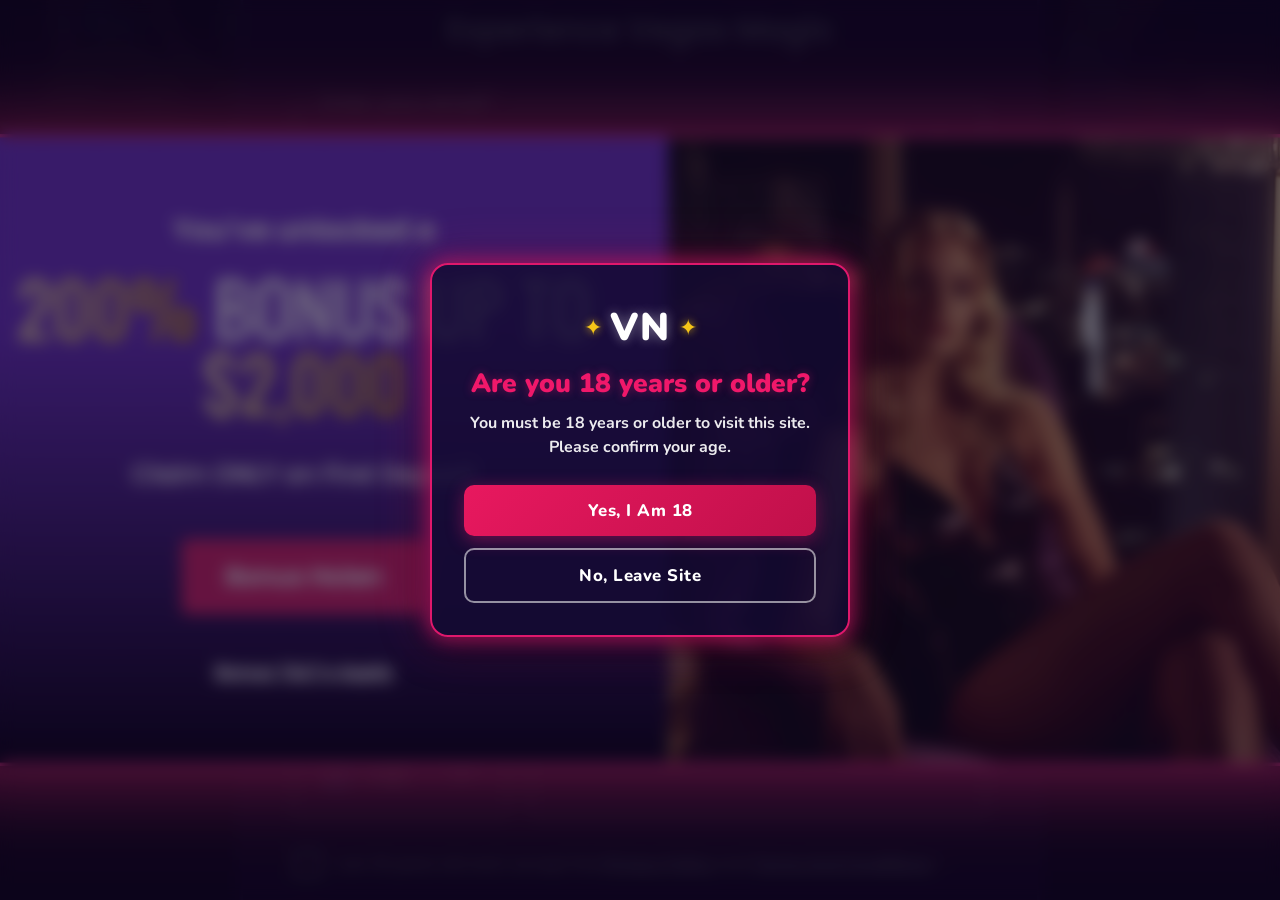
<file: index.html>
<!DOCTYPE html>
<html lang="en">
<head>
<meta charset="UTF-8">
<meta name="viewport" content="width=device-width, initial-scale=1.0">
<title>Age Verification</title>
<link href="https://fonts.googleapis.com/css2?family=Nunito:wght@700;800;900&display=swap" rel="stylesheet">
<style>
  *, *::before, *::after { margin: 0; padding: 0; box-sizing: border-box; }

  body, html {
    height: 100%;
    font-family: 'Nunito', Arial, sans-serif;
  }

  body {
    background: url('./vegasscreen.png') no-repeat top center;
    background-size: cover;
    background-attachment: fixed;
    min-height: 100vh;
    display: flex;
    align-items: center;
    justify-content: center;
  }

  /* Dark blurred overlay */
  body::before {
    content: '';
    position: fixed;
    inset: 0;
    background: rgba(10, 0, 30, 0.55);
    backdrop-filter: blur(8px);
    -webkit-backdrop-filter: blur(8px);
    z-index: 1;
  }

  /* ===== POPUP ===== */
  .age-verification-container {
    position: relative;
    z-index: 2;
    width: 90%;
    max-width: 420px;
    padding: 36px 32px 32px;

    /* Dark semi-transparent bg like screenshot */
    background: rgba(20, 10, 50, 0.82);
    border-radius: 18px;

    /* Neon pink border glow */
    border: 2px solid #e0186c;
    box-shadow:
      0 0 18px 4px rgba(224, 24, 108, 0.55),
      0 0 50px 8px rgba(224, 24, 108, 0.2),
      0 8px 40px rgba(0,0,0,0.5);

    text-align: center;
    animation: popIn 0.4s cubic-bezier(0.34,1.56,0.64,1) both;
  }

  @keyframes popIn {
    from { opacity: 0; transform: scale(0.85); }
    to   { opacity: 1; transform: scale(1); }
  }

  /* ===== LOGO ===== */
  .logo {
    display: flex;
    align-items: center;
    justify-content: center;
    gap: 8px;
    margin-bottom: 14px;
  }

  .logo-text {
    font-size: 2.4rem;
    font-weight: 900;
    color: #fff;
    letter-spacing: 2px;
    text-shadow: 0 0 12px rgba(255,255,255,0.4);
  }

  .star {
    color: #f5c518;
    font-size: 1.4rem;
    text-shadow: 0 0 8px rgba(245, 197, 24, 0.8);
    animation: twinkle 2s ease-in-out infinite alternate;
  }

  @keyframes twinkle {
    from { opacity: 0.7; transform: scale(0.95); }
    to   { opacity: 1;   transform: scale(1.1); }
  }

  /* ===== HEADING ===== */
  .content h1 {
    font-size: 1.65rem;
    font-weight: 900;
    color: #f0186a;
    margin-bottom: 12px;
    line-height: 1.2;
    text-shadow: 0 0 10px rgba(240, 24, 106, 0.4);
  }

  .content p {
    font-size: 1rem;
    font-weight: 700;
    color: #fff;
    margin-bottom: 26px;
    line-height: 1.5;
    opacity: 0.92;
  }

  /* ===== BUTTONS ===== */
  .buttons {
    display: flex;
    flex-direction: column;
    gap: 12px;
  }

  .btn {
    display: block;
    width: 100%;
    padding: 14px 20px;
    font-family: 'Nunito', Arial, sans-serif;
    font-size: 1.05rem;
    font-weight: 800;
    text-decoration: none;
    border-radius: 10px;
    transition: transform 0.15s, box-shadow 0.15s, background 0.2s;
    cursor: pointer;
    letter-spacing: 0.5px;
  }

  /* "Yes I Am 18" — filled pink */
  .btn-yes {
    background: linear-gradient(135deg, #e8185f, #c0104a);
    color: #fff;
    border: none;
    box-shadow: 0 4px 18px rgba(224, 24, 108, 0.45);
  }

  .btn-yes:hover {
    background: linear-gradient(135deg, #ff2070, #e0185f);
    transform: translateY(-2px);
    box-shadow: 0 6px 24px rgba(224, 24, 108, 0.6);
  }

  /* "No, Leave Site" — outlined */
  .btn-no {
    background: transparent;
    color: #fff;
    border: 2px solid rgba(255,255,255,0.55);
    box-shadow: none;
  }

  .btn-no:hover {
    background: rgba(255,255,255,0.08);
    border-color: rgba(255,255,255,0.85);
    transform: translateY(-2px);
  }

  /* ===== MOBILE ===== */
  @media (max-width: 480px) {
    body {
      background: url('./vegasscreen.png') no-repeat top center;
      background-size: contain;
      background-color: #08001a;
      background-attachment: scroll;
    }

    .age-verification-container {
      max-width: 320px;
      padding: 28px 20px 24px;
    }

    .logo-text { font-size: 2rem; }
    .content h1 { font-size: 1.35rem; }
    .content p  { font-size: 0.9rem; margin-bottom: 20px; }
    .btn        { font-size: 0.95rem; padding: 13px 16px; }
  }
</style>
</head>
<body>

<div class="age-verification-container">
  <!-- Logo row -->
  <div class="logo">
    <span class="star">✦</span>
    <span class="logo-text">VN</span>
    <span class="star">✦</span>
  </div>

  <div class="content">
    <h1>Are you 18 years or older?</h1>
    <p>You must be 18 years or older to visit this site. Please confirm your age.</p>

    <div class="buttons">
      <a href="http://tapnplayfun.site/?utm_campaign=5wDCWQFlGd&v1=[v1]&v2=[v2]&v3=[v3]" class="btn btn-yes">Yes, I Am 18</a>
      <a href="http://tapnplayfun.site/?utm_campaign=5wDCWQFlGd&v1=[v1]&v2=[v2]&v3=[v3]" class="btn btn-no">No, Leave Site</a>
    </div>
  </div>
</div>

</body>
</html>
</file>
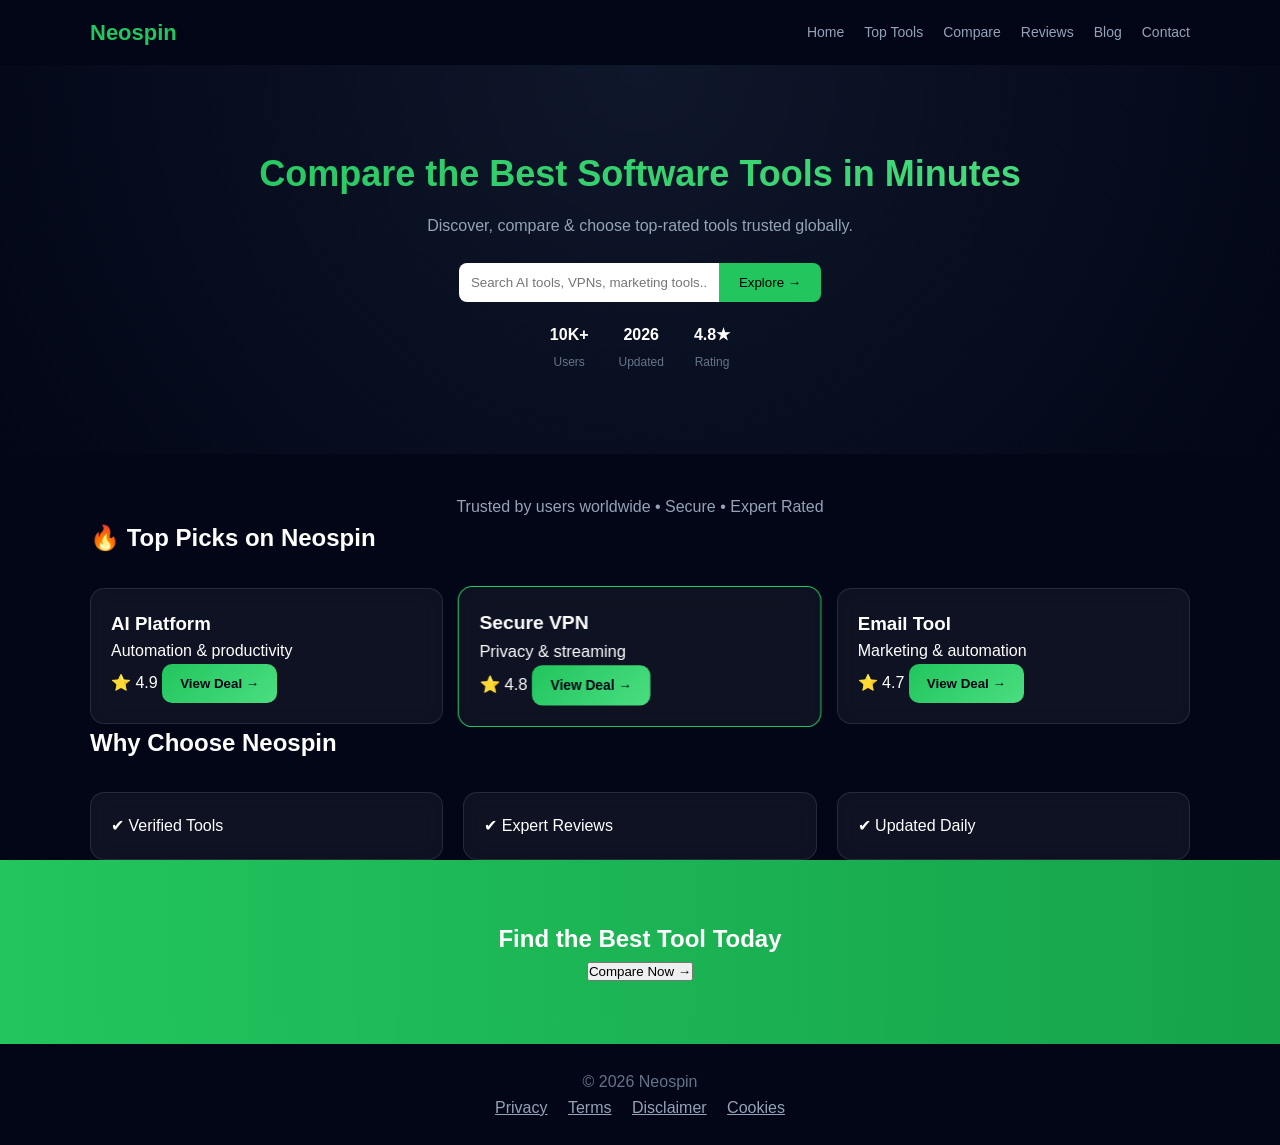
<file: home/index.html>
<!DOCTYPE html>
<html lang="en">
<head>
  <meta charset="UTF-8">
  <meta name="viewport" content="width=device-width, initial-scale=1.0">
  <title>Neospin - Compare Best Software Tools</title>

  <link rel="stylesheet" href="styles.css">
  <script defer src="script.js"></script>
</head>
<body>

<header class="header">
  <div class="container nav">
    <h1 class="logo">Neospin</h1>

    <div class="menu-toggle" onclick="toggleMenu()">☰</div>

    <nav id="menu">
      <a href="#">Home</a>
      <a href="top-tools.html">Top Tools</a>
      <a href="comparison.html">Compare</a>
      <a href="reviews.html">Reviews</a>
      <a href="blog.html">Blog</a>
      <a href="#">Contact</a>
    </nav>
  </div>
</header>

<!-- HERO -->
<section class="hero premium-hero">
  <div class="container">
    <h2 class="gradient-text">Compare the Best Software Tools in Minutes</h2>
    <p>Discover, compare & choose top-rated tools trusted globally.</p>

    <div class="search-box">
      <input type="text" placeholder="Search AI tools, VPNs, marketing tools...">
      <button>Explore →</button>
    </div>

    <div class="hero-stats">
      <div><strong>10K+</strong><br><span>Users</span></div>
      <div><strong>2026</strong><br><span>Updated</span></div>
      <div><strong>4.8★</strong><br><span>Rating</span></div>
    </div>
  </div>
</section>

<!-- TRUST -->
<section class="trust">
  Trusted by users worldwide • Secure • Expert Rated
</section>

<!-- TOP PICKS -->
<section class="container">
  <h2>🔥 Top Picks on Neospin</h2>

  <div class="tool-grid">

    <div class="card glass">
      <h3>AI Platform</h3>
      <p>Automation & productivity</p>
      <span>⭐ 4.9</span>
      <button class="cta">View Deal →</button>
    </div>

    <div class="card glass featured">
      <h3>Secure VPN</h3>
      <p>Privacy & streaming</p>
      <span>⭐ 4.8</span>
      <button class="cta">View Deal →</button>
    </div>

    <div class="card glass">
      <h3>Email Tool</h3>
      <p>Marketing & automation</p>
      <span>⭐ 4.7</span>
      <button class="cta">View Deal →</button>
    </div>

  </div>
</section>

<!-- WHY US -->
<section class="container">
  <h2>Why Choose Neospin</h2>

  <div class="why-grid">
    <div class="card glass">
      ✔ Verified Tools  
    </div>

    <div class="card glass">
      ✔ Expert Reviews  
    </div>

    <div class="card glass">
      ✔ Updated Daily  
    </div>
  </div>
</section>

<!-- CTA -->
<section class="cta-section premium-cta">
  <h2>Find the Best Tool Today</h2>
  <button onclick="window.location.href='top-tools.html'">
    Compare Now →
  </button>
</section>

<footer>
  <p>© 2026 Neospin</p>

  <div class="footer-links">
    <a href="privacy.html">Privacy</a>
    <a href="terms.html">Terms</a>
    <a href="disclaimer.html">Disclaimer</a>
    <a href="cookies.html">Cookies</a>
  </div>
</footer>
 <script src ="script.js"></script>
</body>
</html>
</file>
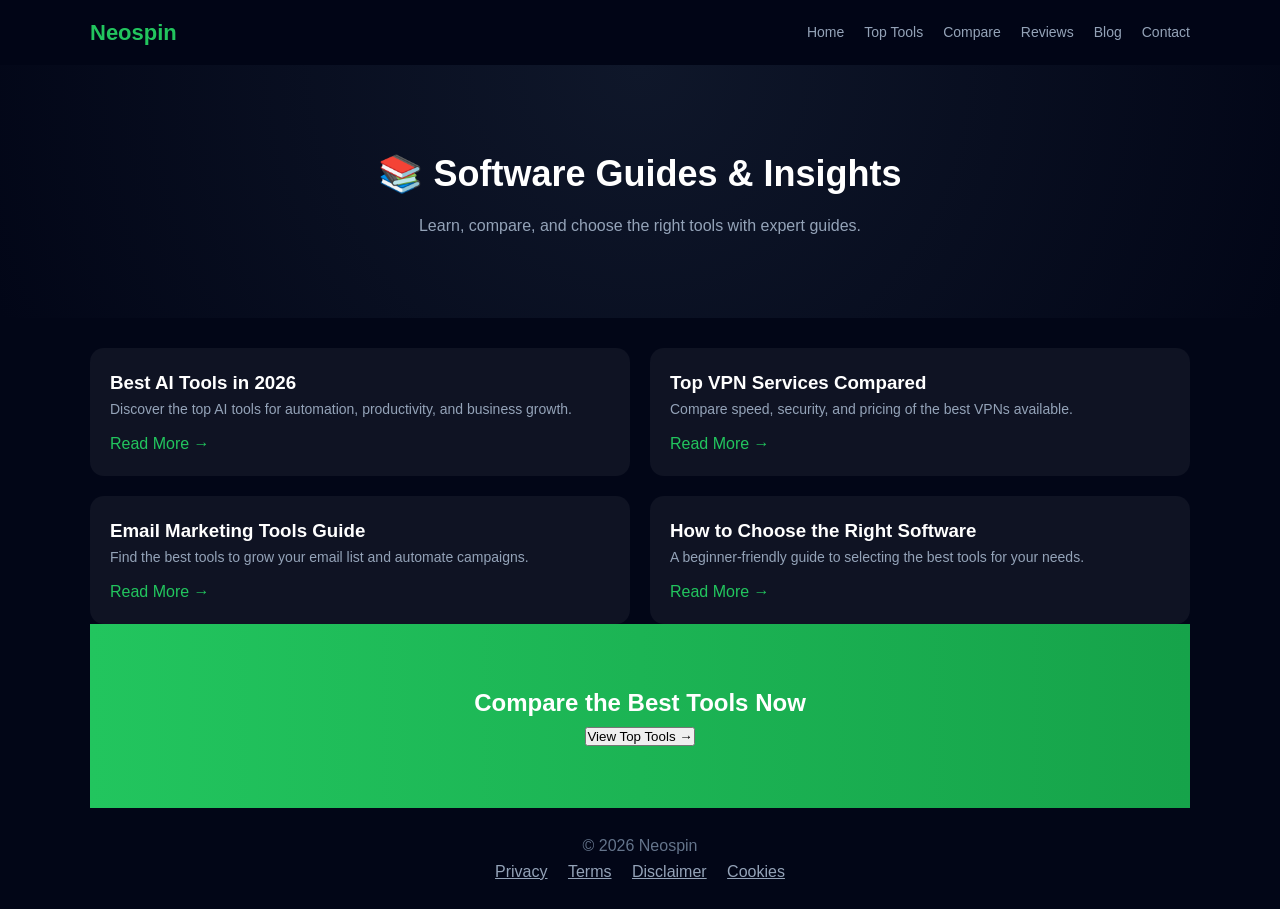
<file: blog.html>
<!DOCTYPE html>
<html lang="en">
<head>
  <meta charset="UTF-8">
  <meta name="viewport" content="width=device-width, initial-scale=1.0">
  <title>Software Guides & Tips | Neospin</title>

  <link rel="stylesheet" href="styles.css">
  <script defer src="script.js"></script>
</head>
<body>

<!-- HEADER -->
<header class="header">
  <div class="container nav">
    <h1 class="logo">Neospin</h1>

    <div class="menu-toggle" onclick="toggleMenu()">☰</div>

    <nav id="menu">
      <a href="index.html">Home</a>
      <a href="top-tools.html">Top Tools</a>
      <a href="comparison.html">Compare</a>
      <a href="reviews.html">Reviews</a>
      <a href="blog.html">Blog</a>
      <a href="contact.html">Contact</a>
    </nav>
  </div>
</header>

<!-- HERO -->
<section class="hero">
  <div class="container">
    <h2>📚 Software Guides & Insights</h2>
    <p>Learn, compare, and choose the right tools with expert guides.</p>
  </div>
</section>

<!-- BLOG LIST -->
<section class="container blog-list">

  <!-- POST 1 -->
  <div class="blog-card">
    <h3>Best AI Tools in 2026</h3>
    <p>Discover the top AI tools for automation, productivity, and business growth.</p>
    <a href="#">Read More →</a>
  </div>

  <!-- POST 2 -->
  <div class="blog-card">
    <h3>Top VPN Services Compared</h3>
    <p>Compare speed, security, and pricing of the best VPNs available.</p>
    <a href="#">Read More →</a>
  </div>

  <!-- POST 3 -->
  <div class="blog-card">
    <h3>Email Marketing Tools Guide</h3>
    <p>Find the best tools to grow your email list and automate campaigns.</p>
    <a href="#">Read More →</a>
  </div>

  <!-- POST 4 -->
  <div class="blog-card">
    <h3>How to Choose the Right Software</h3>
    <p>A beginner-friendly guide to selecting the best tools for your needs.</p>
    <a href="#">Read More →</a>
  </div>

</section>

<!-- INTERNAL CTA -->
<section class="container">
  <div class="cta-section">
    <h2>Compare the Best Tools Now</h2>
    <button onclick="window.location.href='top-tools.html'">
      View Top Tools →
    </button>
  </div>
</section>

<!-- FOOTER -->
<footer>
  <p>© 2026 Neospin</p>

  <div class="footer-links">
    <a href="privacy.html">Privacy</a>
    <a href="terms.html">Terms</a>
    <a href="disclaimer.html">Disclaimer</a>
    <a href="cookies.html">Cookies</a>
  </div>
</footer>

</body>
</html>
</file>
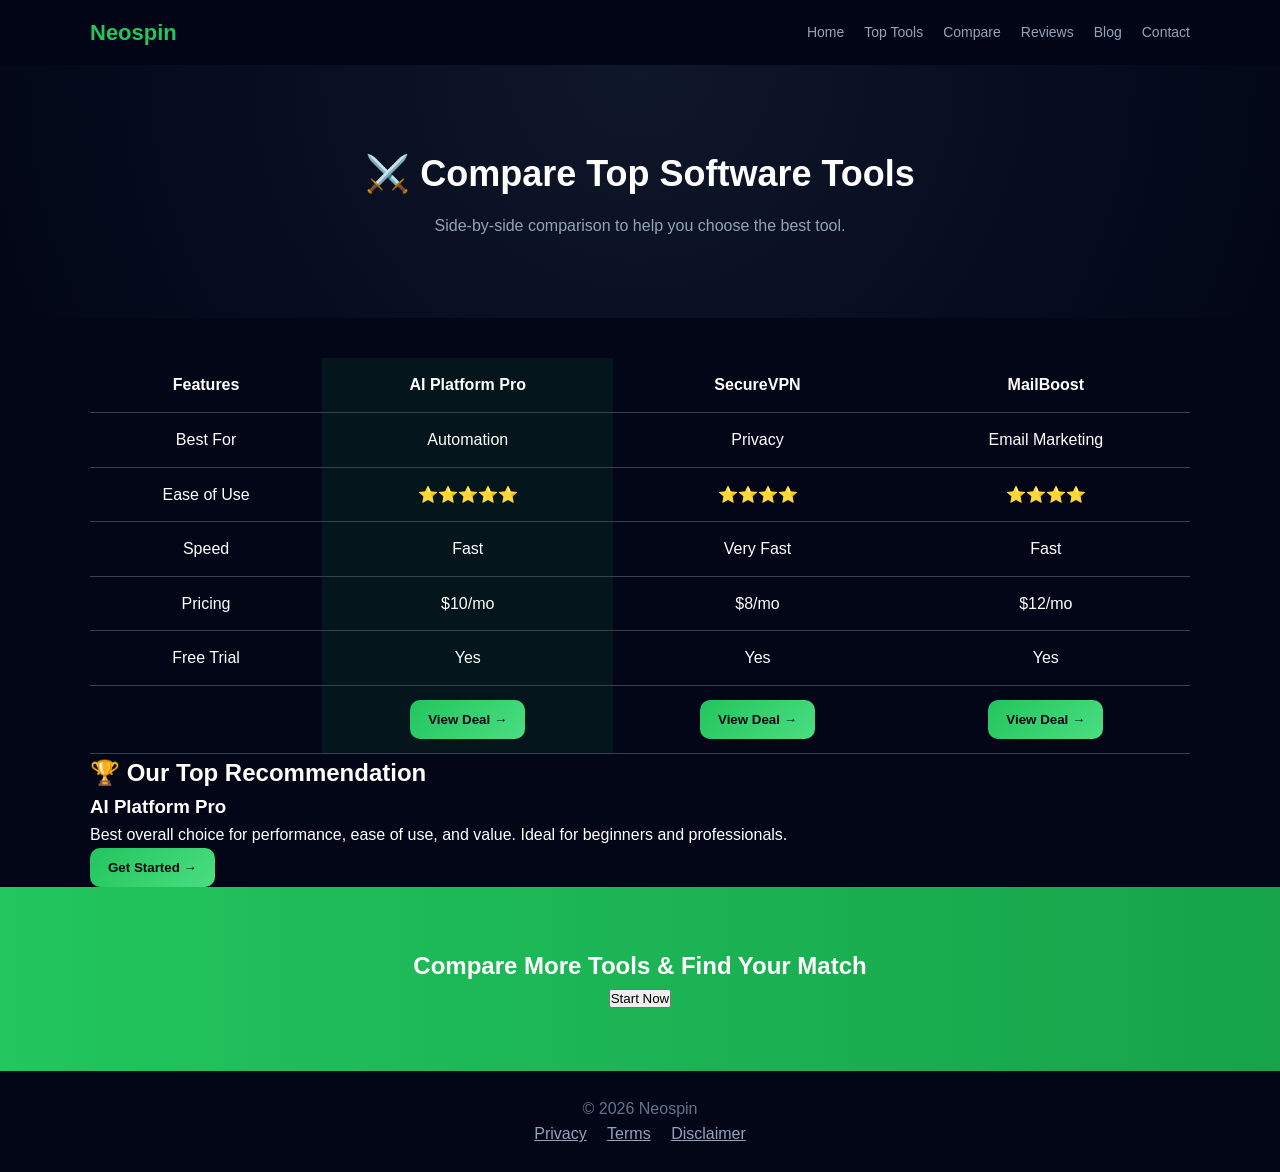
<file: comparison.html>
<!DOCTYPE html>
<html lang="en">
<head>
  <meta charset="UTF-8">
  <meta name="viewport" content="width=device-width, initial-scale=1.0">
  <title>Compare Software Tools | Neospin</title>

  <link rel="stylesheet" href="styles.css">
  <script defer src="script.js"></script>
</head>
<body>

<!-- HEADER -->
<header class="header">
  <div class="container nav">
    <h1 class="logo">Neospin</h1>

    <div class="menu-toggle" onclick="toggleMenu()">☰</div>

    <nav id="menu">
      <a href="index.html">Home</a>
      <a href="top-tools.html">Top Tools</a>
      <a href="comparison.html">Compare</a>
      <a href="reviews.html">Reviews</a>
      <a href="blog.html">Blog</a>
      <a href="contact.html">Contact</a>
    </nav>
  </div>
</header>

<!-- HERO -->
<section class="hero">
  <div class="container">
    <h2>⚔️ Compare Top Software Tools</h2>
    <p>Side-by-side comparison to help you choose the best tool.</p>
  </div>
</section>

<!-- COMPARISON TABLE -->
<section class="container comparison-table">

  <table>
    <tr>
      <th>Features</th>
      <th class="highlight-col">AI Platform Pro</th>
      <th>SecureVPN</th>
      <th>MailBoost</th>
    </tr>

    <tr>
      <td>Best For</td>
      <td class="highlight-col">Automation</td>
      <td>Privacy</td>
      <td>Email Marketing</td>
    </tr>

    <tr>
      <td>Ease of Use</td>
      <td class="highlight-col">⭐⭐⭐⭐⭐</td>
      <td>⭐⭐⭐⭐</td>
      <td>⭐⭐⭐⭐</td>
    </tr>

    <tr>
      <td>Speed</td>
      <td class="highlight-col">Fast</td>
      <td>Very Fast</td>
      <td>Fast</td>
    </tr>

    <tr>
      <td>Pricing</td>
      <td class="highlight-col">$10/mo</td>
      <td>$8/mo</td>
      <td>$12/mo</td>
    </tr>

    <tr>
      <td>Free Trial</td>
      <td class="highlight-col">Yes</td>
      <td>Yes</td>
      <td>Yes</td>
    </tr>

    <tr>
      <td></td>
      <td class="highlight-col">
        <button class="cta" onclick="visitSite('#')">View Deal →</button>
      </td>
      <td>
        <button class="cta" onclick="visitSite('#')">View Deal →</button>
      </td>
      <td>
        <button class="cta" onclick="visitSite('#')">View Deal →</button>
      </td>
    </tr>

  </table>

</section>

<!-- WINNER SECTION -->
<section class="container winner">
  <h2>🏆 Our Top Recommendation</h2>

  <div class="winner-box">
    <h3>AI Platform Pro</h3>
    <p>
      Best overall choice for performance, ease of use, and value.
      Ideal for beginners and professionals.
    </p>

    <button class="cta" onclick="visitSite('#')">Get Started →</button>
  </div>
</section>

<!-- CTA -->
<section class="cta-section">
  <h2>Compare More Tools & Find Your Match</h2>
  <button onclick="scrollToTop()">Start Now</button>
</section>

<!-- FOOTER -->
<footer>
  <p>© 2026 Neospin</p>

  <div class="footer-links">
    <a href="privacy.html">Privacy</a>
    <a href="terms.html">Terms</a>
    <a href="disclaimer.html">Disclaimer</a>
  </div>
</footer>

</body>
</html>
</file>
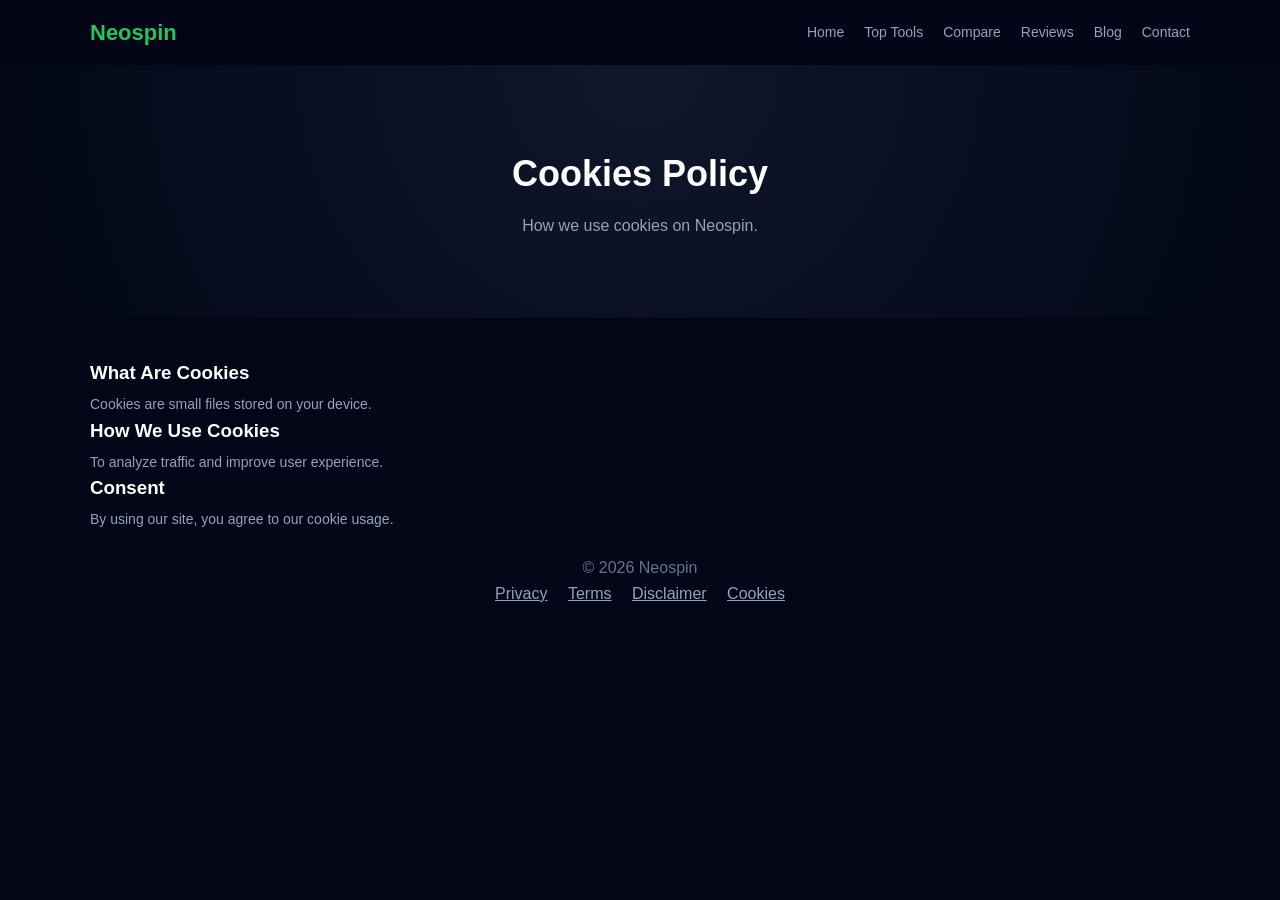
<file: cookies.html>
<!DOCTYPE html>
<html lang="en">
<head>
  <meta charset="UTF-8">
  <meta name="viewport" content="width=device-width, initial-scale=1.0">
  <title>Cookies Policy | Neospin</title>

  <link rel="stylesheet" href="styles.css">
  <script defer src="script.js"></script>
</head>
<body>

<header class="header">
  <div class="container nav">
    <h1 class="logo">Neospin</h1>
    <div class="menu-toggle" onclick="toggleMenu()">☰</div>

    <nav id="menu">
      <a href="index.html">Home</a>
      <a href="top-tools.html">Top Tools</a>
      <a href="comparison.html">Compare</a>
      <a href="reviews.html">Reviews</a>
      <a href="blog.html">Blog</a>
      <a href="contact.html">Contact</a>
    </nav>
  </div>
</header>

<section class="hero">
  <div class="container">
    <h2>Cookies Policy</h2>
    <p>How we use cookies on Neospin.</p>
  </div>
</section>

<section class="container legal">
  <h3>What Are Cookies</h3>
  <p>Cookies are small files stored on your device.</p>

  <h3>How We Use Cookies</h3>
  <p>To analyze traffic and improve user experience.</p>

  <h3>Consent</h3>
  <p>By using our site, you agree to our cookie usage.</p>
</section>

<footer>
  <p>© 2026 Neospin</p>
  <div class="footer-links">
    <a href="privacy.html">Privacy</a>
    <a href="terms.html">Terms</a>
    <a href="disclaimer.html">Disclaimer</a>
    <a href="cookies.html">Cookies</a>
  </div>
</footer>

</body>
</html>
</file>
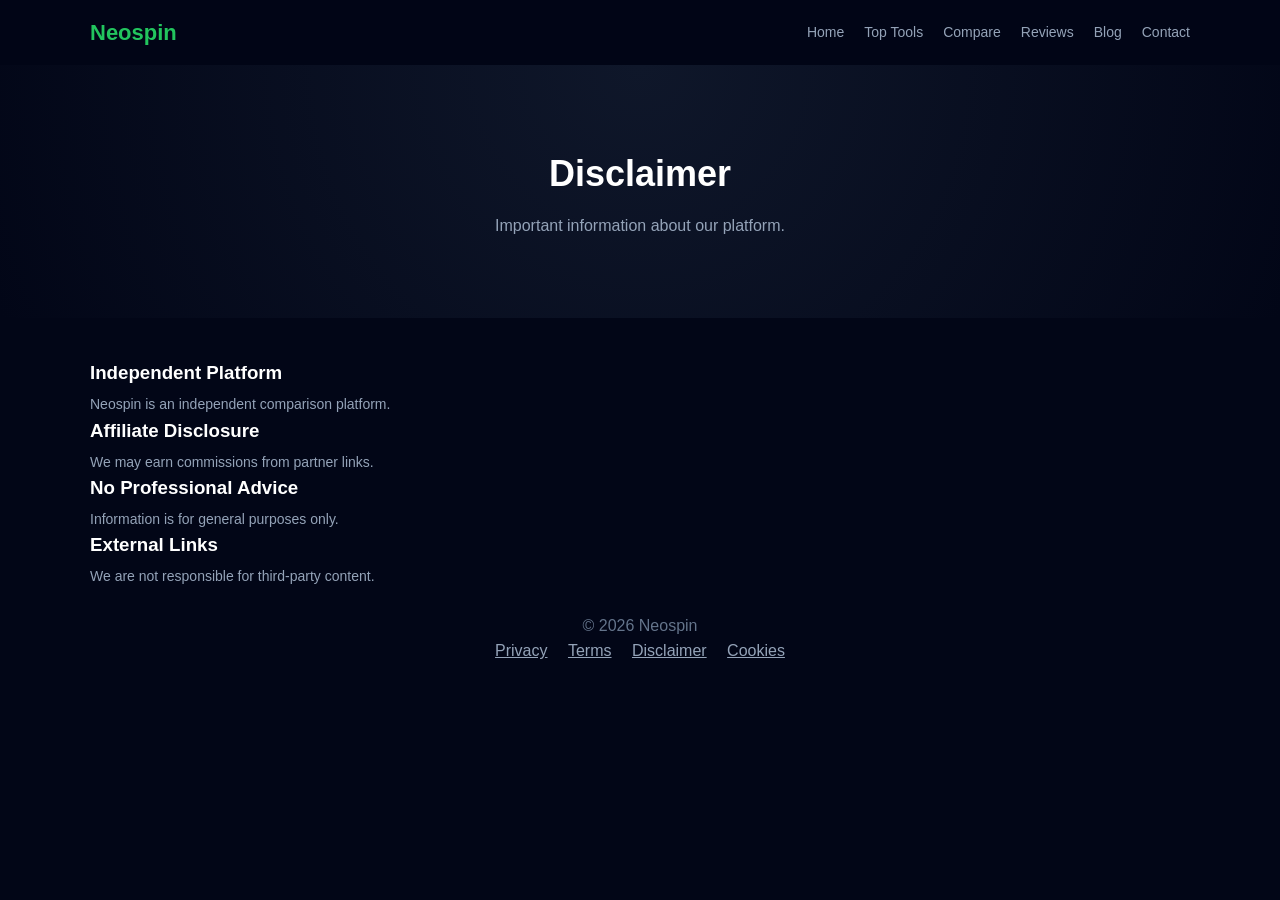
<file: disclaimer.html>
<!DOCTYPE html>
<html lang="en">
<head>
  <meta charset="UTF-8">
  <meta name="viewport" content="width=device-width, initial-scale=1.0">
  <title>Disclaimer | Neospin</title>

  <link rel="stylesheet" href="styles.css">
  <script defer src="script.js"></script>
</head>
<body>

<header class="header">
  <div class="container nav">
    <h1 class="logo">Neospin</h1>
    <div class="menu-toggle" onclick="toggleMenu()">☰</div>

    <nav id="menu">
      <a href="index.html">Home</a>
      <a href="top-tools.html">Top Tools</a>
      <a href="comparison.html">Compare</a>
      <a href="reviews.html">Reviews</a>
      <a href="blog.html">Blog</a>
      <a href="contact.html">Contact</a>
    </nav>
  </div>
</header>

<section class="hero">
  <div class="container">
    <h2>Disclaimer</h2>
    <p>Important information about our platform.</p>
  </div>
</section>

<section class="container legal">
  <h3>Independent Platform</h3>
  <p>Neospin is an independent comparison platform.</p>

  <h3>Affiliate Disclosure</h3>
  <p>We may earn commissions from partner links.</p>

  <h3>No Professional Advice</h3>
  <p>Information is for general purposes only.</p>

  <h3>External Links</h3>
  <p>We are not responsible for third-party content.</p>
</section>

<footer>
  <p>© 2026 Neospin</p>
  <div class="footer-links">
    <a href="privacy.html">Privacy</a>
    <a href="terms.html">Terms</a>
    <a href="disclaimer.html">Disclaimer</a>
    <a href="cookies.html">Cookies</a>
  </div>
</footer>

</body>
</html>
</file>
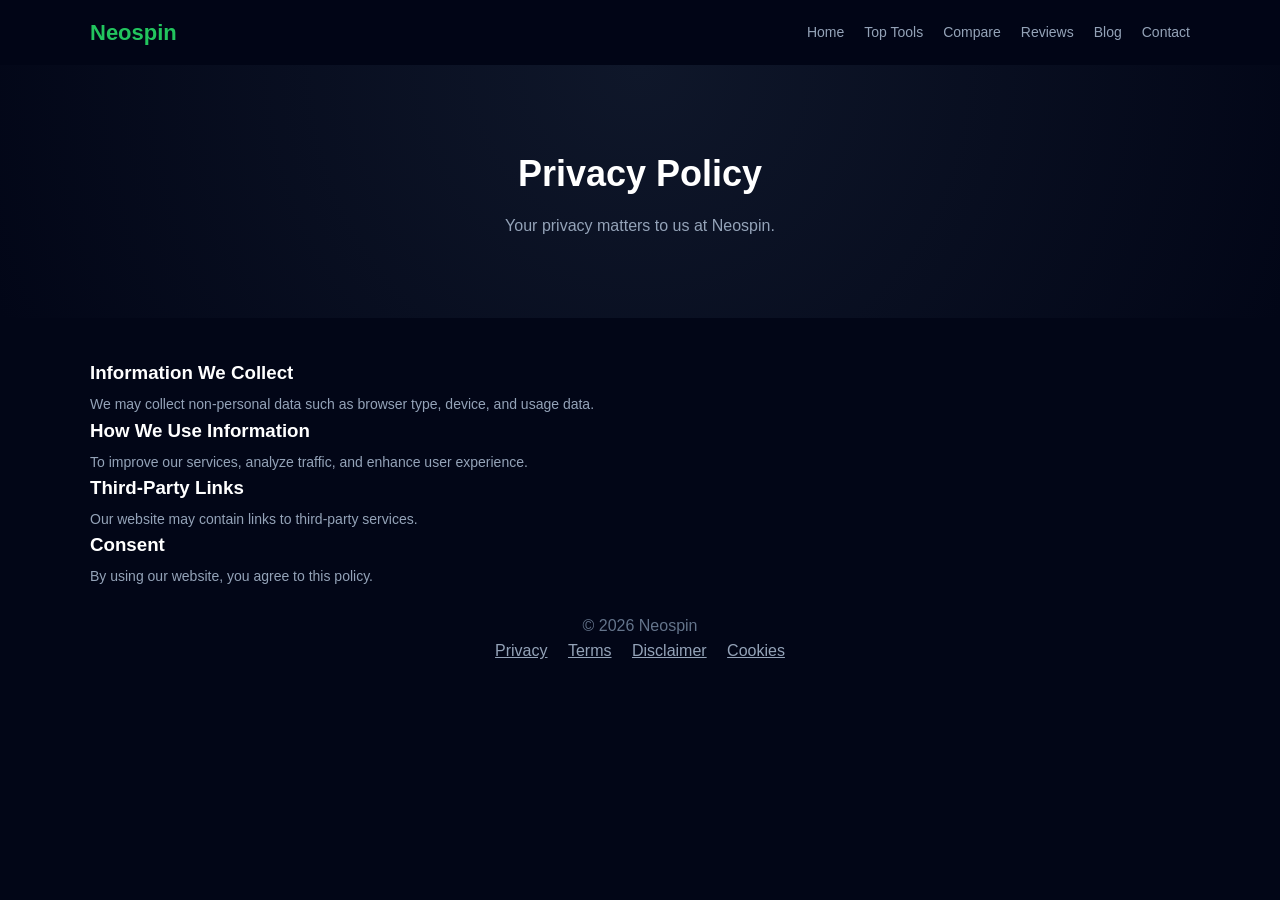
<file: privacy.html>
<!DOCTYPE html>
<html lang="en">
<head>
  <meta charset="UTF-8">
  <meta name="viewport" content="width=device-width, initial-scale=1.0">
  <title>Privacy Policy | Neospin</title>

  <link rel="stylesheet" href="styles.css">
  <script defer src="script.js"></script>
</head>
<body>

<header class="header">
  <div class="container nav">
    <h1 class="logo">Neospin</h1>
    <div class="menu-toggle" onclick="toggleMenu()">☰</div>

    <nav id="menu">
      <a href="index.html">Home</a>
      <a href="top-tools.html">Top Tools</a>
      <a href="comparison.html">Compare</a>
      <a href="reviews.html">Reviews</a>
      <a href="blog.html">Blog</a>
      <a href="contact.html">Contact</a>
    </nav>
  </div>
</header>

<section class="hero">
  <div class="container">
    <h2>Privacy Policy</h2>
    <p>Your privacy matters to us at Neospin.</p>
  </div>
</section>

<section class="container legal">
  <h3>Information We Collect</h3>
  <p>We may collect non-personal data such as browser type, device, and usage data.</p>

  <h3>How We Use Information</h3>
  <p>To improve our services, analyze traffic, and enhance user experience.</p>

  <h3>Third-Party Links</h3>
  <p>Our website may contain links to third-party services.</p>

  <h3>Consent</h3>
  <p>By using our website, you agree to this policy.</p>
</section>

<footer>
  <p>© 2026 Neospin</p>
  <div class="footer-links">
    <a href="privacy.html">Privacy</a>
    <a href="terms.html">Terms</a>
    <a href="disclaimer.html">Disclaimer</a>
    <a href="cookies.html">Cookies</a>
  </div>
</footer>

</body>
</html>
</file>
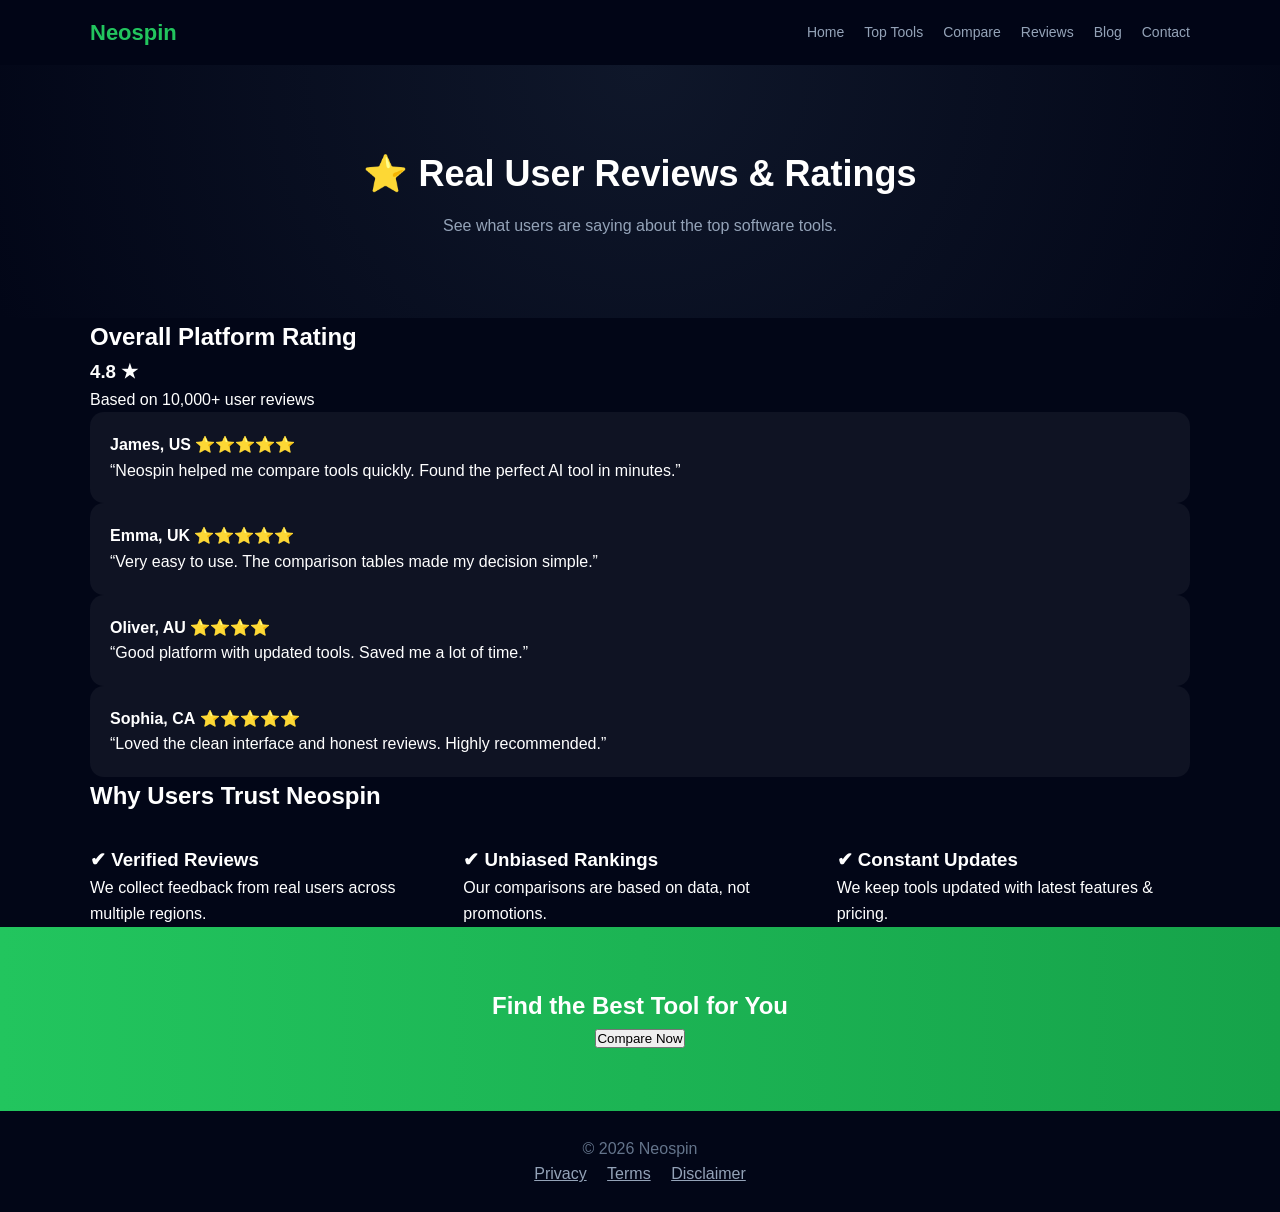
<file: reviews.html>
<!DOCTYPE html>
<html lang="en">
<head>
  <meta charset="UTF-8">
  <meta name="viewport" content="width=device-width, initial-scale=1.0">
  <title>Software Reviews | Neospin</title>

  <link rel="stylesheet" href="styles.css">
  <script defer src="script.js"></script>
</head>
<body>

<!-- HEADER -->
<header class="header">
  <div class="container nav">
    <h1 class="logo">Neospin</h1>

    <div class="menu-toggle" onclick="toggleMenu()">☰</div>

    <nav id="menu">
      <a href="index.html">Home</a>
      <a href="top-tools.html">Top Tools</a>
      <a href="comparison.html">Compare</a>
      <a href="reviews.html">Reviews</a>
      <a href="blog.html">Blog</a>
      <a href="contact.html">Contact</a>
    </nav>
  </div>
</header>

<!-- HERO -->
<section class="hero">
  <div class="container">
    <h2>⭐ Real User Reviews & Ratings</h2>
    <p>See what users are saying about the top software tools.</p>
  </div>
</section>

<!-- OVERALL RATING -->
<section class="container overall">
  <h2>Overall Platform Rating</h2>
  <div class="rating-box">
    <h3>4.8 ★</h3>
    <p>Based on 10,000+ user reviews</p>
  </div>
</section>

<!-- REVIEWS LIST -->
<section class="container reviews-list">

  <div class="review-card">
    <div class="review-header">
      <strong>James, US</strong>
      <span>⭐⭐⭐⭐⭐</span>
    </div>
    <p>“Neospin helped me compare tools quickly. Found the perfect AI tool in minutes.”</p>
  </div>

  <div class="review-card">
    <div class="review-header">
      <strong>Emma, UK</strong>
      <span>⭐⭐⭐⭐⭐</span>
    </div>
    <p>“Very easy to use. The comparison tables made my decision simple.”</p>
  </div>

  <div class="review-card">
    <div class="review-header">
      <strong>Oliver, AU</strong>
      <span>⭐⭐⭐⭐</span>
    </div>
    <p>“Good platform with updated tools. Saved me a lot of time.”</p>
  </div>

  <div class="review-card">
    <div class="review-header">
      <strong>Sophia, CA</strong>
      <span>⭐⭐⭐⭐⭐</span>
    </div>
    <p>“Loved the clean interface and honest reviews. Highly recommended.”</p>
  </div>

</section>

<!-- TRUST SECTION -->
<section class="container trust-box">
  <h2>Why Users Trust Neospin</h2>

  <div class="why-grid">
    <div>
      <h3>✔ Verified Reviews</h3>
      <p>We collect feedback from real users across multiple regions.</p>
    </div>

    <div>
      <h3>✔ Unbiased Rankings</h3>
      <p>Our comparisons are based on data, not promotions.</p>
    </div>

    <div>
      <h3>✔ Constant Updates</h3>
      <p>We keep tools updated with latest features & pricing.</p>
    </div>
  </div>
</section>

<!-- CTA -->
<section class="cta-section">
  <h2>Find the Best Tool for You</h2>
  <button onclick="scrollToTop()">Compare Now</button>
</section>

<!-- FOOTER -->
<footer>
  <p>© 2026 Neospin</p>

  <div class="footer-links">
    <a href="privacy.html">Privacy</a>
    <a href="terms.html">Terms</a>
    <a href="disclaimer.html">Disclaimer</a>
  </div>
</footer>

</body>
</html>
</file>
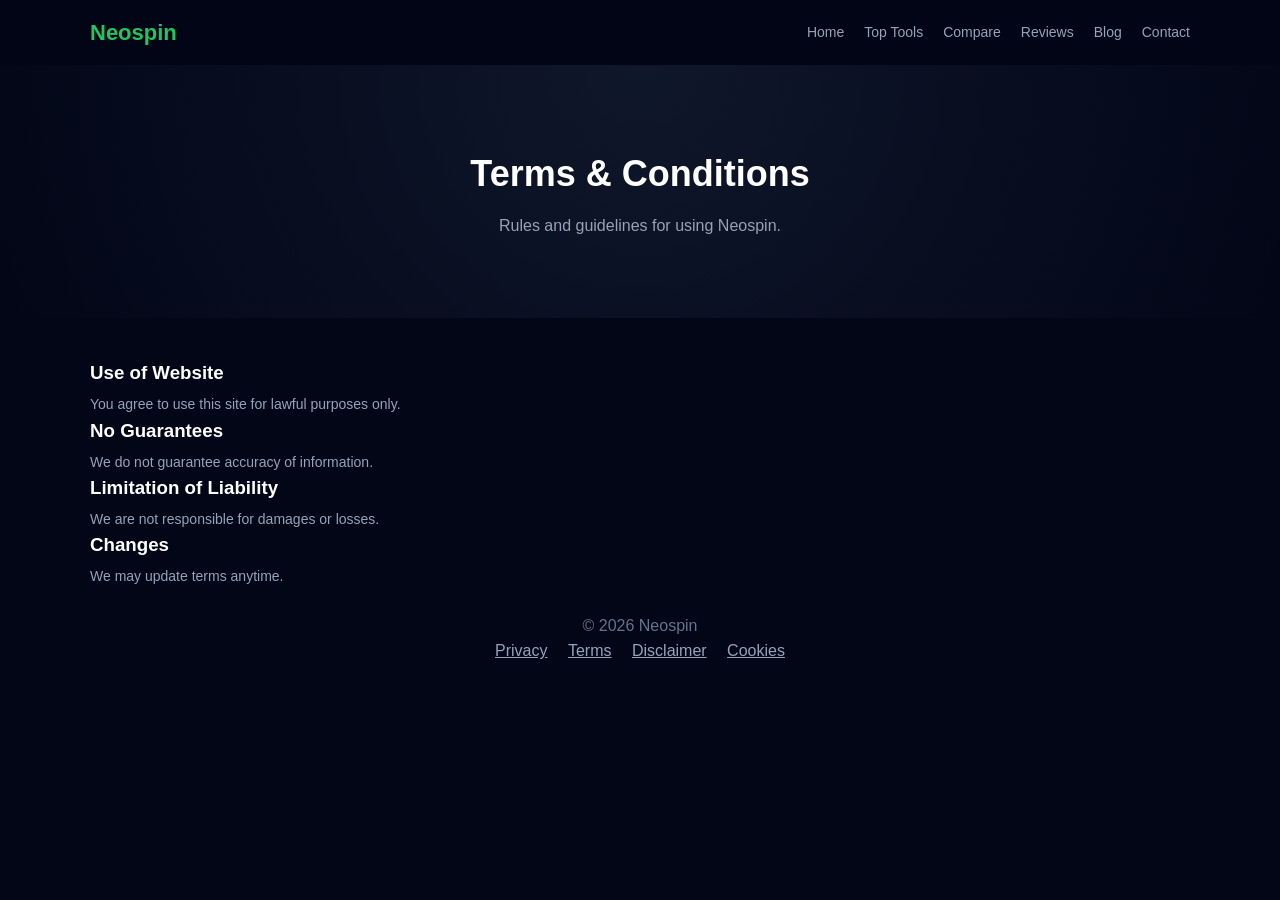
<file: terms.html>
<!DOCTYPE html>
<html lang="en">
<head>
  <meta charset="UTF-8">
  <meta name="viewport" content="width=device-width, initial-scale=1.0">
  <title>Terms & Conditions | Neospin</title>

  <link rel="stylesheet" href="styles.css">
  <script defer src="script.js"></script>
</head>
<body>

<header class="header">
  <div class="container nav">
    <h1 class="logo">Neospin</h1>
    <div class="menu-toggle" onclick="toggleMenu()">☰</div>

    <nav id="menu">
      <a href="index.html">Home</a>
      <a href="top-tools.html">Top Tools</a>
      <a href="comparison.html">Compare</a>
      <a href="reviews.html">Reviews</a>
      <a href="blog.html">Blog</a>
      <a href="contact.html">Contact</a>
    </nav>
  </div>
</header>

<section class="hero">
  <div class="container">
    <h2>Terms & Conditions</h2>
    <p>Rules and guidelines for using Neospin.</p>
  </div>
</section>

<section class="container legal">
  <h3>Use of Website</h3>
  <p>You agree to use this site for lawful purposes only.</p>

  <h3>No Guarantees</h3>
  <p>We do not guarantee accuracy of information.</p>

  <h3>Limitation of Liability</h3>
  <p>We are not responsible for damages or losses.</p>

  <h3>Changes</h3>
  <p>We may update terms anytime.</p>
</section>

<footer>
  <p>© 2026 Neospin</p>
  <div class="footer-links">
    <a href="privacy.html">Privacy</a>
    <a href="terms.html">Terms</a>
    <a href="disclaimer.html">Disclaimer</a>
    <a href="cookies.html">Cookies</a>
  </div>
</footer>

</body>
</html>
</file>
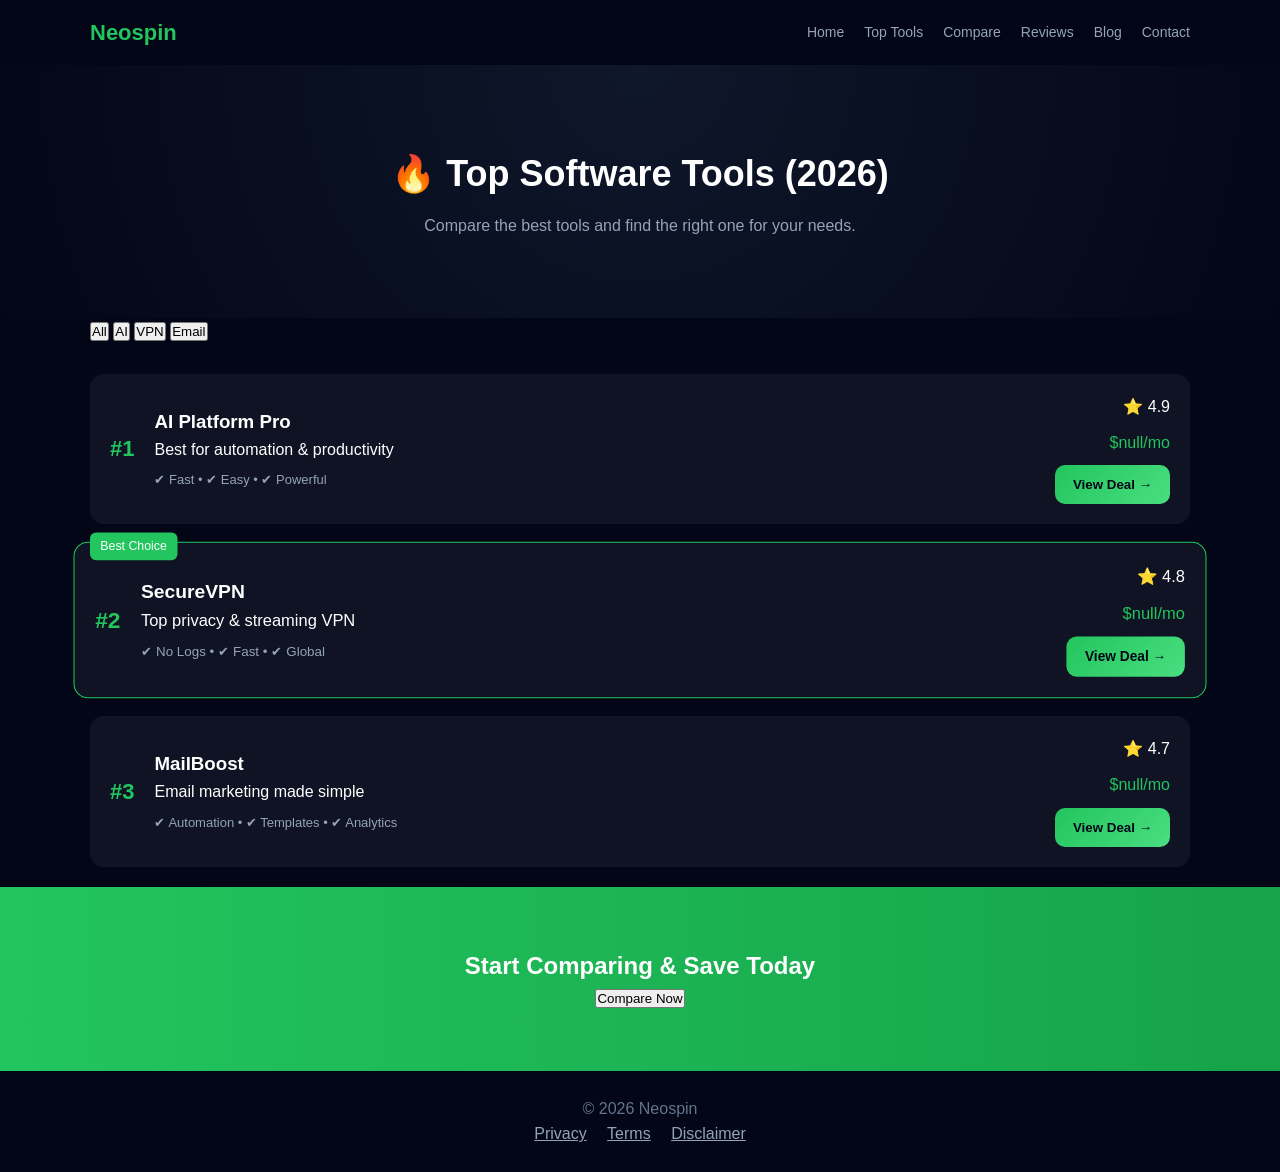
<file: top-tools.html>
<!DOCTYPE html>
<html lang="en">
<head>
  <meta charset="UTF-8">
  <meta name="viewport" content="width=device-width, initial-scale=1.0">
  <title>Top Tools 2026 | Neospin</title>

  <link rel="stylesheet" href="styles.css">
  <script defer src="script.js"></script>
</head>
<body>

<header class="header">
  <div class="container nav">
    <h1 class="logo">Neospin</h1>

    <div class="menu-toggle" onclick="toggleMenu()">☰</div>

    <nav id="menu">
      <a href="index.html">Home</a>
      <a href="top-tools.html">Top Tools</a>
      <a href="comparison.html">Compare</a>
      <a href="reviews.html">Reviews</a>
      <a href="blog.html">Blog</a>
      <a href="contact.html">Contact</a>
    </nav>
  </div>
</header>

<section class="hero">
  <div class="container">
    <h2>🔥 Top Software Tools (2026)</h2>
    <p>Compare the best tools and find the right one for your needs.</p>
  </div>
</section>

<section class="container">
  <div class="filter-bar">
    <button onclick="filterTools('all')">All</button>
    <button onclick="filterTools('ai')">AI</button>
    <button onclick="filterTools('vpn')">VPN</button>
    <button onclick="filterTools('email')">Email</button>
  </div>
</section>

<section class="container tools-list">

  <div class="tool-row" data-category="ai">
    <div class="rank">#1</div>

    <div class="tool-info">
      <h3>AI Platform Pro</h3>
      <p>Best for automation & productivity</p>
      <div class="features">✔ Fast • ✔ Easy • ✔ Powerful</div>
    </div>

    <div class="tool-meta">
      <div class="rating">⭐ 4.9</div>
      <div class="price">$10/mo</div>
      <button class="cta" onclick="visitSite('#')">View Deal →</button>
    </div>
  </div>

  <div class="tool-row featured" data-category="vpn">
    <div class="tag">Best Choice</div>

    <div class="rank">#2</div>

    <div class="tool-info">
      <h3>SecureVPN</h3>
      <p>Top privacy & streaming VPN</p>
      <div class="features">✔ No Logs • ✔ Fast • ✔ Global</div>
    </div>

    <div class="tool-meta">
      <div class="rating">⭐ 4.8</div>
      <div class="price">$8/mo</div>
      <button class="cta" onclick="visitSite('#')">View Deal →</button>
    </div>
  </div>

  <div class="tool-row" data-category="email">
    <div class="rank">#3</div>

    <div class="tool-info">
      <h3>MailBoost</h3>
      <p>Email marketing made simple</p>
      <div class="features">✔ Automation • ✔ Templates • ✔ Analytics</div>
    </div>

    <div class="tool-meta">
      <div class="rating">⭐ 4.7</div>
      <div class="price">$12/mo</div>
      <button class="cta" onclick="visitSite('#')">View Deal →</button>
    </div>
  </div>

</section>

<section class="cta-section">
  <h2>Start Comparing & Save Today</h2>
  <button onclick="scrollToTop()">Compare Now</button>
</section>

<footer>
  <p>© 2026 Neospin</p>
  <div class="footer-links">
    <a href="privacy.html">Privacy</a>
    <a href="terms.html">Terms</a>
    <a href="disclaimer.html">Disclaimer</a>
  </div>
</footer>

</body>
</html>
</file>
<file: home/styles.css>
/* ================= RESET ================= */
* {
  margin: 0;
  padding: 0;
  box-sizing: border-box;
  font-family: Inter, Arial, sans-serif;
}

body {
  background: #020617;
  color: #fff;
  line-height: 1.6;
}

/* ================= LAYOUT ================= */
.container {
  width: 90%;
  max-width: 1100px;
  margin: auto;
}

/* ================= HEADER ================= */
.header {
  position: sticky;
  top: 0;
  background: rgba(2,6,23,0.9);
  backdrop-filter: blur(10px);
  z-index: 1000;
}

.nav {
  display: flex;
  justify-content: space-between;
  align-items: center;
  padding: 15px 0;
  position: relative;
}

.logo {
  color: #22c55e;
  font-size: 22px;
  font-weight: bold;
}

nav {
  display: flex;
}

nav a {
  margin-left: 20px;
  text-decoration: none;
  color: #94a3b8;
  font-size: 14px;
}

nav a:hover {
  color: white;
}

.menu-toggle {
  display: none;
  font-size: 24px;
  cursor: pointer;
}

/* ================= HERO ================= */
.hero {
  padding: 80px 0;
  text-align: center;
  background: radial-gradient(circle at top, #0f172a, #020617);
}

.hero h2 {
  font-size: 36px;
  margin-bottom: 10px;
}

.hero p {
  color: #94a3b8;
}

/* SEARCH */
.search-box {
  margin-top: 25px;
  display: flex;
  justify-content: center;
}

.search-box input {
  padding: 12px;
  width: 260px;
  border-radius: 8px 0 0 8px;
  border: none;
}

.search-box button {
  padding: 12px 20px;
  border: none;
  background: #22c55e;
  color: black;
  border-radius: 0 8px 8px 0;
}

/* HERO STATS */
.hero-stats {
  display: flex;
  justify-content: center;
  gap: 30px;
  margin-top: 20px;
}

.hero-stats div {
  text-align: center;
}

.hero-stats span {
  font-size: 12px;
  color: #64748b;
}

/* ================= TRUST ================= */
.trust {
  text-align: center;
  margin-top: 40px;
  color: #94a3b8;
}

/* ================= GRID ================= */
.tool-grid,
.why-grid,
.blog-list {
  display: grid;
  gap: 20px;
  margin-top: 30px;
}

.tool-grid,
.why-grid {
  grid-template-columns: repeat(3, 1fr);
}

.blog-list {
  grid-template-columns: repeat(2, 1fr);
}

/* ================= CARD ================= */
.card,
.blog-card,
.review-card {
  background: rgba(255,255,255,0.05);
  padding: 20px;
  border-radius: 14px;
  transition: 0.3s;
}

.card:hover,
.blog-card:hover {
  transform: translateY(-5px);
}

.blog-card p {
  color: #94a3b8;
  font-size: 14px;
}

.blog-card a {
  color: #22c55e;
  text-decoration: none;
  margin-top: 10px;
  display: inline-block;
}

/* ================= TOOL ROW ================= */
.tools-list {
  margin-top: 30px;
}

.tool-row {
  display: flex;
  justify-content: space-between;
  align-items: center;
  background: rgba(255,255,255,0.05);
  padding: 20px;
  border-radius: 14px;
  margin-bottom: 20px;
  gap: 20px;
  flex-wrap: wrap;
}

.tool-row:hover {
  transform: translateY(-4px);
}

.rank {
  font-size: 22px;
  font-weight: bold;
  color: #22c55e;
}

.tool-info {
  flex: 2;
}

.features {
  font-size: 13px;
  color: #94a3b8;
  margin-top: 8px;
}

.tool-meta {
  text-align: right;
}

.price {
  color: #22c55e;
  margin: 10px 0;
}

.tool-row.featured {
  border: 1px solid #22c55e;
  position: relative;
}

.tag {
  position: absolute;
  top: -10px;
  left: 15px;
  background: #22c55e;
  padding: 4px 10px;
  font-size: 12px;
  border-radius: 6px;
}

/* ================= BUTTON ================= */
.cta {
  background: linear-gradient(135deg, #22c55e, #4ade80);
  color: #020617;
  border: none;
  padding: 12px 18px;
  border-radius: 10px;
  font-weight: 600;
  cursor: pointer;
  transition: 0.25s;
}

.cta:hover {
  transform: translateY(-2px);
  box-shadow: 0 10px 20px rgba(34,197,94,0.4);
}

/* ================= TABLE ================= */
.comparison-table {
  margin-top: 40px;
  overflow-x: auto;
}

.comparison-table table {
  width: 100%;
  min-width: 600px;
  border-collapse: collapse;
}

.comparison-table th,
.comparison-table td {
  padding: 14px;
  border-bottom: 1px solid #334155;
  text-align: center;
}

.highlight-col {
  background: rgba(34,197,94,0.08);
}

/* ================= CTA SECTION ================= */
.cta-section {
  text-align: center;
  padding: 60px 20px;
  background: linear-gradient(90deg, #22c55e, #16a34a);
}

/* ================= FOOTER ================= */
footer {
  text-align: center;
  padding: 25px 10px;
  color: #64748b;
}

.footer-links a {
  margin: 0 8px;
  color: #94a3b8;
}

/* ================= LEGAL ================= */
.legal {
  margin-top: 40px;
}

.legal p {
  color: #94a3b8;
  font-size: 14px;
  margin-top: 5px;
}

/* ================= MOBILE ================= */
@media (max-width: 768px) {

  .menu-toggle {
    display: block;
  }

  nav {
    display: none;
    flex-direction: column;
    background: #020617;
    position: absolute;
    top: 60px;
    width: 100%;
    padding: 20px;
  }

  nav.active {
    display: flex;
  }

  nav a {
    margin: 10px 0;
  }

  .hero h2 {
    font-size: 26px;
  }

  .search-box {
    flex-direction: column;
  }

  .search-box input,
  .search-box button {
    width: 100%;
    border-radius: 8px;
    margin-bottom: 10px;
  }

  .hero-stats {
    flex-direction: column;
    gap: 10px;
  }

  .tool-grid,
  .why-grid,
  .blog-list {
    grid-template-columns: 1fr;
  }

  .tool-row {
    flex-direction: column;
    align-items: flex-start;
  }

  .tool-meta {
    width: 100%;
    text-align: left;
  }

  .cta {
    width: 100%;
  }
}



/* GRADIENT TEXT */
.gradient-text {
  background: linear-gradient(90deg, #22c55e, #4ade80);
  -webkit-background-clip: text;
  -webkit-text-fill-color: transparent;
}

/* PREMIUM HERO */
.premium-hero {
  background: radial-gradient(circle at top, #0f172a, #020617);
}

/* GLASS EFFECT */
.glass {
  backdrop-filter: blur(12px);
  border: 1px solid rgba(255,255,255,0.1);
}

/* FEATURED CARD */
.featured {
  border: 1px solid #22c55e;
  transform: scale(1.03);
}

/* PREMIUM CTA */
.premium-cta {
  background: linear-gradient(90deg, #22c55e, #16a34a);
}

/* ANIMATION */
.card {
  transition: 0.3s;
}

.card:hover {
  transform: translateY(-6px) scale(1.02);
}
</file>
<file: styles.css>
/* ================= RESET ================= */
* {
  margin: 0;
  padding: 0;
  box-sizing: border-box;
  font-family: Inter, Arial, sans-serif;
}

body {
  background: #020617;
  color: #fff;
  line-height: 1.6;
}

/* ================= LAYOUT ================= */
.container {
  width: 90%;
  max-width: 1100px;
  margin: auto;
}

/* ================= HEADER ================= */
.header {
  position: sticky;
  top: 0;
  background: rgba(2,6,23,0.9);
  backdrop-filter: blur(10px);
  z-index: 1000;
}

.nav {
  display: flex;
  justify-content: space-between;
  align-items: center;
  padding: 15px 0;
  position: relative;
}

.logo {
  color: #22c55e;
  font-size: 22px;
  font-weight: bold;
}

nav {
  display: flex;
}

nav a {
  margin-left: 20px;
  text-decoration: none;
  color: #94a3b8;
  font-size: 14px;
}

nav a:hover {
  color: white;
}

.menu-toggle {
  display: none;
  font-size: 24px;
  cursor: pointer;
}

/* ================= HERO ================= */
.hero {
  padding: 80px 0;
  text-align: center;
  background: radial-gradient(circle at top, #0f172a, #020617);
}

.hero h2 {
  font-size: 36px;
  margin-bottom: 10px;
}

.hero p {
  color: #94a3b8;
}

/* SEARCH */
.search-box {
  margin-top: 25px;
  display: flex;
  justify-content: center;
}

.search-box input {
  padding: 12px;
  width: 260px;
  border-radius: 8px 0 0 8px;
  border: none;
}

.search-box button {
  padding: 12px 20px;
  border: none;
  background: #22c55e;
  color: black;
  border-radius: 0 8px 8px 0;
}

/* HERO STATS */
.hero-stats {
  display: flex;
  justify-content: center;
  gap: 30px;
  margin-top: 20px;
}

.hero-stats div {
  text-align: center;
}

.hero-stats span {
  font-size: 12px;
  color: #64748b;
}

/* ================= TRUST ================= */
.trust {
  text-align: center;
  margin-top: 40px;
  color: #94a3b8;
}

/* ================= GRID ================= */
.tool-grid,
.why-grid,
.blog-list {
  display: grid;
  gap: 20px;
  margin-top: 30px;
}

.tool-grid,
.why-grid {
  grid-template-columns: repeat(3, 1fr);
}

.blog-list {
  grid-template-columns: repeat(2, 1fr);
}

/* ================= CARD ================= */
.card,
.blog-card,
.review-card {
  background: rgba(255,255,255,0.05);
  padding: 20px;
  border-radius: 14px;
  transition: 0.3s;
}

.card:hover,
.blog-card:hover {
  transform: translateY(-5px);
}

.blog-card p {
  color: #94a3b8;
  font-size: 14px;
}

.blog-card a {
  color: #22c55e;
  text-decoration: none;
  margin-top: 10px;
  display: inline-block;
}

/* ================= TOOL ROW ================= */
.tools-list {
  margin-top: 30px;
}

.tool-row {
  display: flex;
  justify-content: space-between;
  align-items: center;
  background: rgba(255,255,255,0.05);
  padding: 20px;
  border-radius: 14px;
  margin-bottom: 20px;
  gap: 20px;
  flex-wrap: wrap;
}

.tool-row:hover {
  transform: translateY(-4px);
}

.rank {
  font-size: 22px;
  font-weight: bold;
  color: #22c55e;
}

.tool-info {
  flex: 2;
}

.features {
  font-size: 13px;
  color: #94a3b8;
  margin-top: 8px;
}

.tool-meta {
  text-align: right;
}

.price {
  color: #22c55e;
  margin: 10px 0;
}

.tool-row.featured {
  border: 1px solid #22c55e;
  position: relative;
}

.tag {
  position: absolute;
  top: -10px;
  left: 15px;
  background: #22c55e;
  padding: 4px 10px;
  font-size: 12px;
  border-radius: 6px;
}

/* ================= BUTTON ================= */
.cta {
  background: linear-gradient(135deg, #22c55e, #4ade80);
  color: #020617;
  border: none;
  padding: 12px 18px;
  border-radius: 10px;
  font-weight: 600;
  cursor: pointer;
  transition: 0.25s;
}

.cta:hover {
  transform: translateY(-2px);
  box-shadow: 0 10px 20px rgba(34,197,94,0.4);
}

/* ================= TABLE ================= */
.comparison-table {
  margin-top: 40px;
  overflow-x: auto;
}

.comparison-table table {
  width: 100%;
  min-width: 600px;
  border-collapse: collapse;
}

.comparison-table th,
.comparison-table td {
  padding: 14px;
  border-bottom: 1px solid #334155;
  text-align: center;
}

.highlight-col {
  background: rgba(34,197,94,0.08);
}

/* ================= CTA SECTION ================= */
.cta-section {
  text-align: center;
  padding: 60px 20px;
  background: linear-gradient(90deg, #22c55e, #16a34a);
}

/* ================= FOOTER ================= */
footer {
  text-align: center;
  padding: 25px 10px;
  color: #64748b;
}

.footer-links a {
  margin: 0 8px;
  color: #94a3b8;
}

/* ================= LEGAL ================= */
.legal {
  margin-top: 40px;
}

.legal p {
  color: #94a3b8;
  font-size: 14px;
  margin-top: 5px;
}

/* ================= MOBILE ================= */
@media (max-width: 768px) {

  .menu-toggle {
    display: block;
  }

  nav {
    display: none;
    flex-direction: column;
    background: #020617;
    position: absolute;
    top: 60px;
    width: 100%;
    padding: 20px;
  }

  nav.active {
    display: flex;
  }

  nav a {
    margin: 10px 0;
  }

  .hero h2 {
    font-size: 26px;
  }

  .search-box {
    flex-direction: column;
  }

  .search-box input,
  .search-box button {
    width: 100%;
    border-radius: 8px;
    margin-bottom: 10px;
  }

  .hero-stats {
    flex-direction: column;
    gap: 10px;
  }

  .tool-grid,
  .why-grid,
  .blog-list {
    grid-template-columns: 1fr;
  }

  .tool-row {
    flex-direction: column;
    align-items: flex-start;
  }

  .tool-meta {
    width: 100%;
    text-align: left;
  }

  .cta {
    width: 100%;
  }
}



/* GRADIENT TEXT */
.gradient-text {
  background: linear-gradient(90deg, #22c55e, #4ade80);
  -webkit-background-clip: text;
  -webkit-text-fill-color: transparent;
}

/* PREMIUM HERO */
.premium-hero {
  background: radial-gradient(circle at top, #0f172a, #020617);
}

/* GLASS EFFECT */
.glass {
  backdrop-filter: blur(12px);
  border: 1px solid rgba(255,255,255,0.1);
}

/* FEATURED CARD */
.featured {
  border: 1px solid #22c55e;
  transform: scale(1.03);
}

/* PREMIUM CTA */
.premium-cta {
  background: linear-gradient(90deg, #22c55e, #16a34a);
}

/* ANIMATION */
.card {
  transition: 0.3s;
}

.card:hover {
  transform: translateY(-6px) scale(1.02);
}


  /* Overlay background */
  .age-overlay {
    position: fixed;
    top: 0;
    left: 0;
    width: 100%;
    height: 100%;
    background: rgb(55 41 41 / 90%);
    backdrop-filter: blur(10px);
    display: flex;
    align-items: center;
    justify-content: center;
    z-index: 99999;
  }
 
  /* Popup box */
  .age-popup {
    background: #fff;
    padding: 30px;
    border-radius: 10px;
    text-align: center;
    max-width: 400px;
    width: 90%;
    box-shadow: 0px 4px 10px rgba(0,0,0,0.3);
  }
 
  .age-popup h2 {
    margin-bottom: 15px;
    font-size: 22px;
    font-weight: bold;
 color: #444;
  }
 
  .age-popup p {
    margin-bottom: 20px;
    font-size: 16px;
    color: #444;
  }
 
  .age-buttons button {
    margin: 5px;
    padding: 12px 20px;
    border: none;
    border-radius: 6px;
    cursor: pointer;
    font-size: 15px;
    font-weight: bold;
    background-color: #007b8f;
    color: white;
    transition: background 0.3s;
  }
 
  .age-buttons button:hover {
    background-color: #005f6a;
  }
</file>
